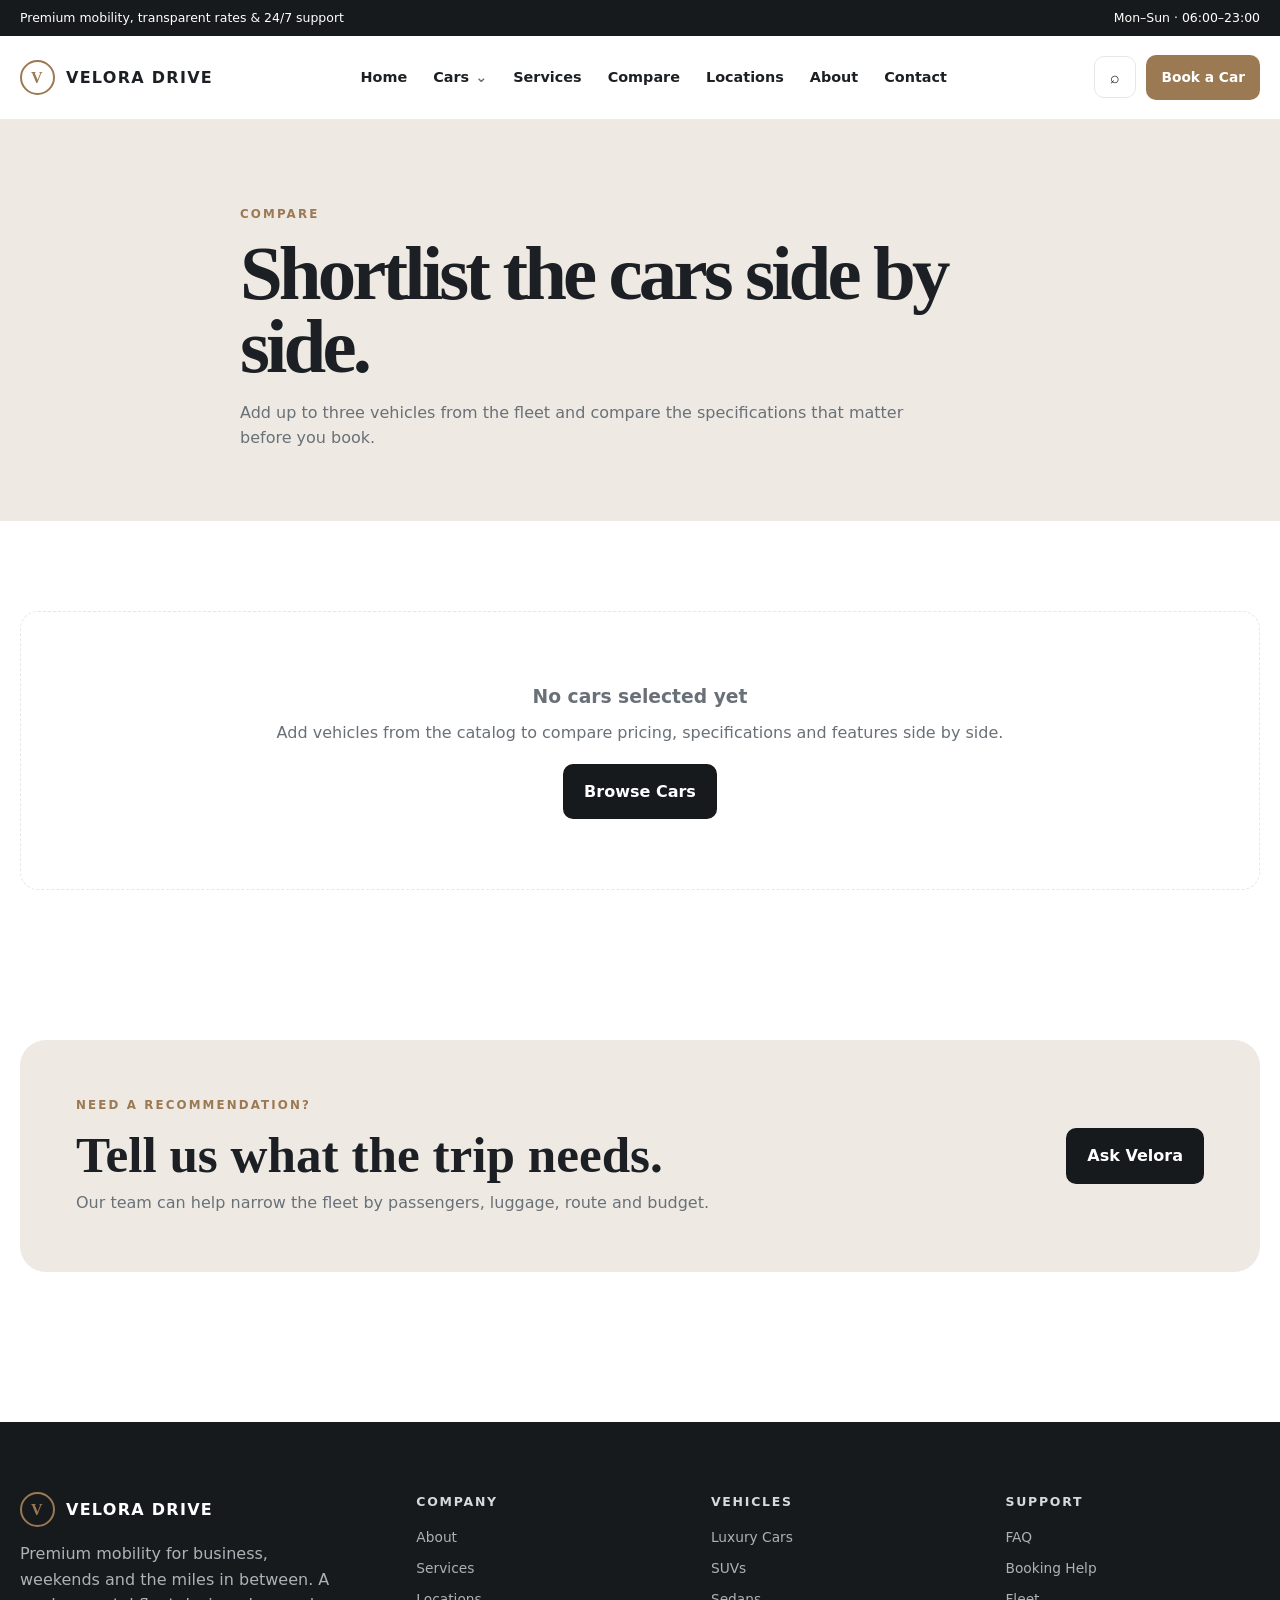
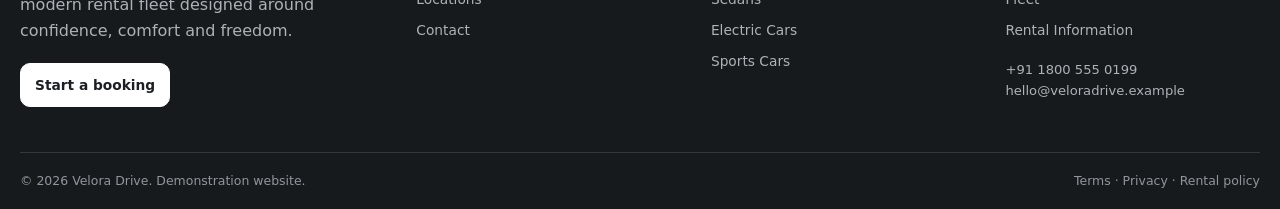
<file: compare.html>
<!doctype html><html lang="en"><head><meta charset="utf-8"><meta name="viewport" content="width=device-width,initial-scale=1"><meta name="description" content="Velora Drive premium car rental and automobile experience."><title>Compare Cars · Velora Drive</title><link rel="stylesheet" href="css/style.css"></head><body><div class="topbar"><div class="container"><span>Premium mobility, transparent rates & 24/7 support</span><span>Mon–Sun · 06:00–23:00</span></div></div><header class="site-header"><div class="container nav"><a class="brand" href="index.html"><span class="brand-mark">V</span><span>VELORA DRIVE</span></a><nav class="nav-links"><a href="index.html" class="">Home</a><div class="nav-drop"><button type="button">Cars</button><div class="dropdown"><a href="cars.html">All Cars</a><a href="luxury-cars.html">Luxury Cars</a><a href="suvs.html">SUVs</a><a href="sedans.html">Sedans</a><a href="electric-cars.html">Electric Cars</a><a href="sports-cars.html">Sports Cars</a></div></div><a href="services.html" class="">Services</a><a href="compare.html" class="active">Compare</a><a href="locations.html" class="">Locations</a><a href="about.html" class="">About</a><a href="contact.html" class="">Contact</a></nav><div class="nav-actions"><a class="icon-btn" href="cars.html" aria-label="Search cars">⌕</a><a class="btn btn-accent btn-sm" href="booking.html">Book a Car</a><button class="icon-btn menu-toggle" aria-label="Open menu">☰</button></div></div></header><section class="page-hero"><div class="container page-hero-inner"><div class="eyebrow">Compare</div><h1>Shortlist the cars side by side.</h1><p>Add up to three vehicles from the fleet and compare the specifications that matter before you book.</p></div></section>
<main><section class="section"><div class="container" id="compareRoot"></div></section><section class="section-sm"><div class="container"><div class="banner"><div><div class="eyebrow">Need a recommendation?</div><h2>Tell us what the trip needs.</h2><p class="muted" style="margin-top:10px">Our team can help narrow the fleet by passengers, luggage, route and budget.</p></div><a class="btn btn-primary" href="contact.html">Ask Velora</a></div></div></section></main><footer class="site-footer"><div class="container footer-main"><div class="footer-brand"><a class="brand" href="index.html"><span class="brand-mark">V</span><span>VELORA DRIVE</span></a><p>Premium mobility for business, weekends and the miles in between. A modern rental fleet designed around confidence, comfort and freedom.</p><a class="btn btn-light btn-sm" href="booking.html">Start a booking</a></div><div class="footer-col"><h4>Company</h4><a href="about.html">About</a><a href="services.html">Services</a><a href="locations.html">Locations</a><a href="contact.html">Contact</a></div><div class="footer-col"><h4>Vehicles</h4><a href="luxury-cars.html">Luxury Cars</a><a href="suvs.html">SUVs</a><a href="sedans.html">Sedans</a><a href="electric-cars.html">Electric Cars</a><a href="sports-cars.html">Sports Cars</a></div><div class="footer-col"><h4>Support</h4><a href="faq.html">FAQ</a><a href="booking.html">Booking Help</a><a href="cars.html">Fleet</a><a href="contact.html">Rental Information</a><p style="color:#adb2b8;font-size:.82rem;margin-top:18px">+91 1800 555 0199<br>hello@veloradrive.example</p></div></div><div class="container footer-bottom"><span>© 2026 Velora Drive. Demonstration website.</span><span>Terms · Privacy · Rental policy</span></div></footer><div class="toast" id="toast"></div><script src="js/script.js"></script></body></html>
</file>
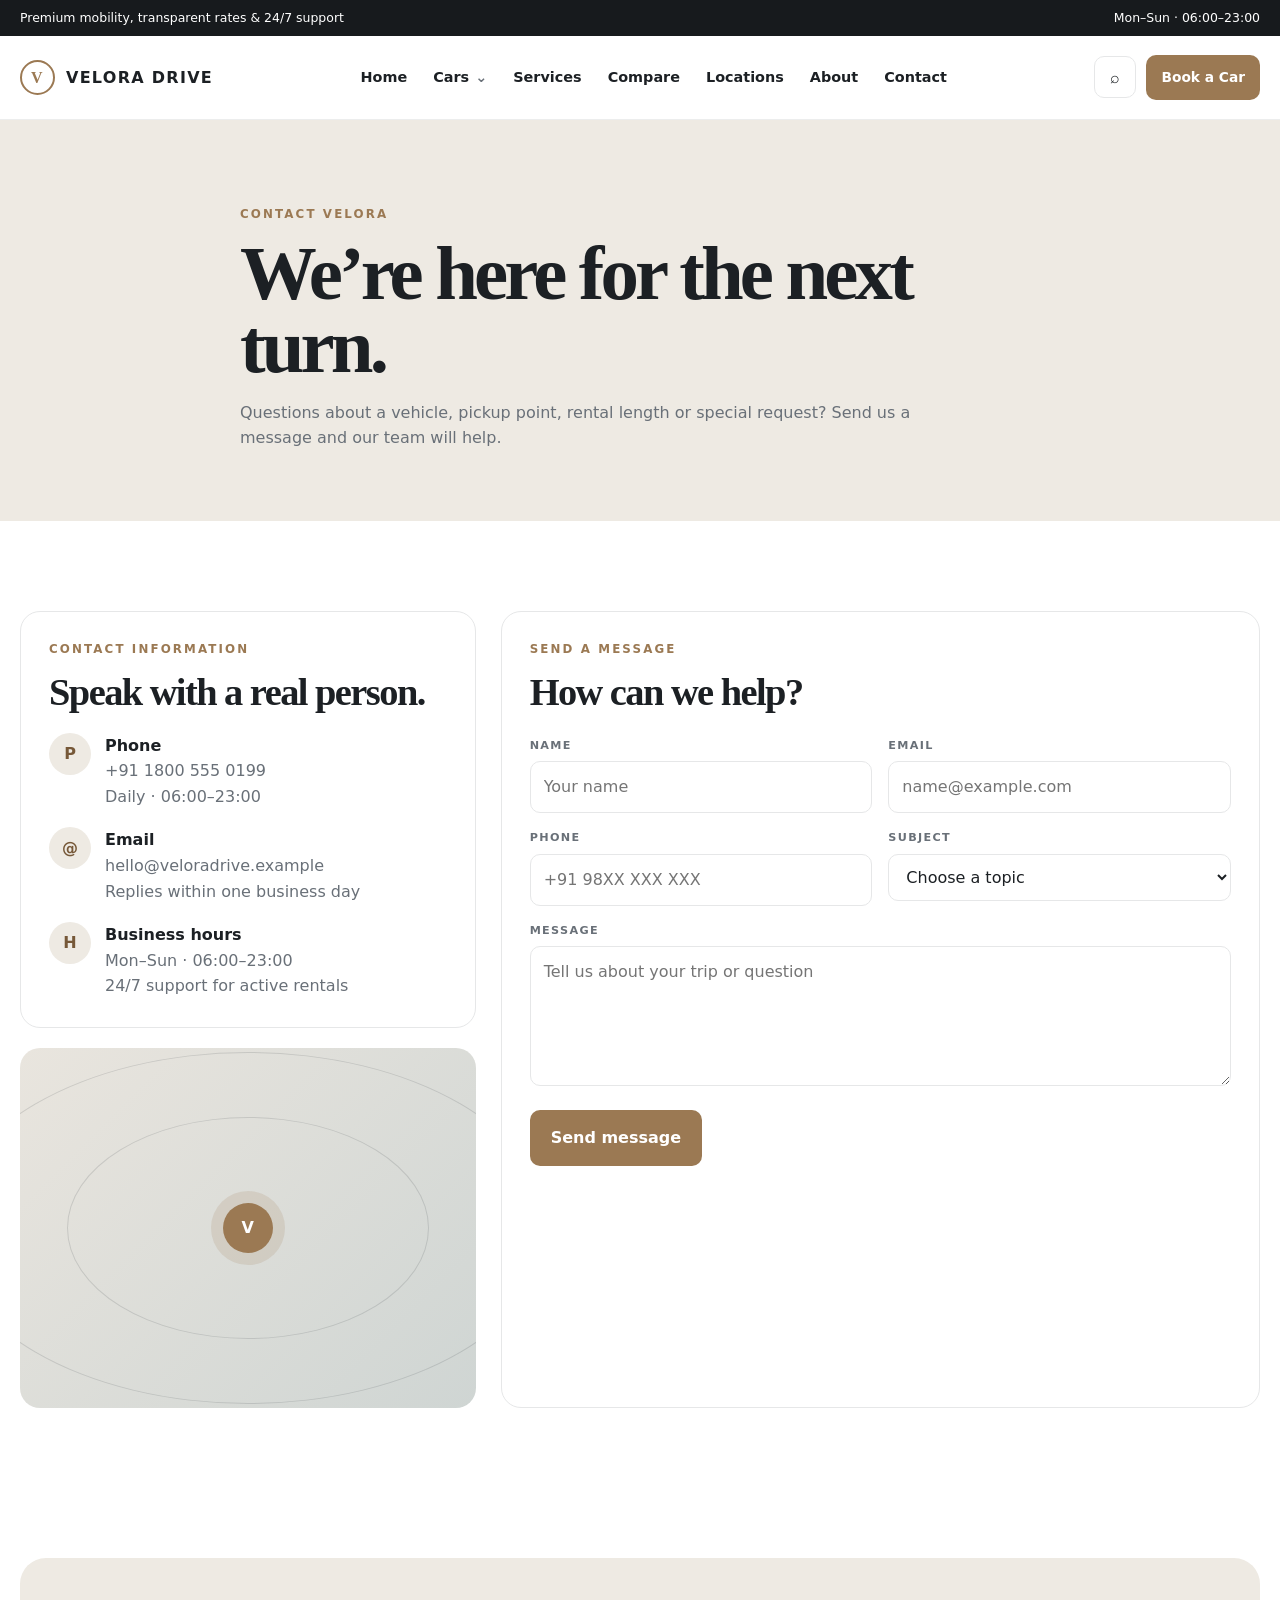
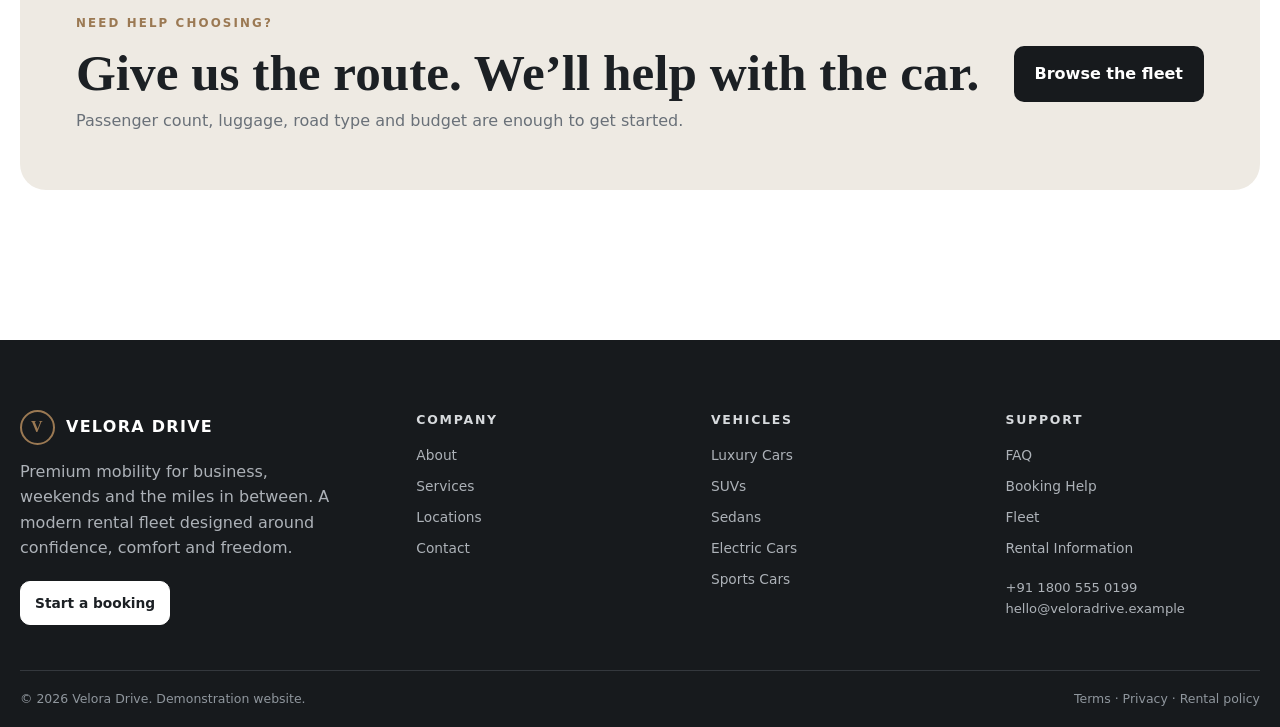
<file: contact.html>
<!doctype html><html lang="en"><head><meta charset="utf-8"><meta name="viewport" content="width=device-width,initial-scale=1"><meta name="description" content="Velora Drive premium car rental and automobile experience."><title>Contact · Velora Drive</title><link rel="stylesheet" href="css/style.css"></head><body><div class="topbar"><div class="container"><span>Premium mobility, transparent rates & 24/7 support</span><span>Mon–Sun · 06:00–23:00</span></div></div><header class="site-header"><div class="container nav"><a class="brand" href="index.html"><span class="brand-mark">V</span><span>VELORA DRIVE</span></a><nav class="nav-links"><a href="index.html" class="">Home</a><div class="nav-drop"><button type="button">Cars</button><div class="dropdown"><a href="cars.html">All Cars</a><a href="luxury-cars.html">Luxury Cars</a><a href="suvs.html">SUVs</a><a href="sedans.html">Sedans</a><a href="electric-cars.html">Electric Cars</a><a href="sports-cars.html">Sports Cars</a></div></div><a href="services.html" class="">Services</a><a href="compare.html" class="">Compare</a><a href="locations.html" class="">Locations</a><a href="about.html" class="">About</a><a href="contact.html" class="active">Contact</a></nav><div class="nav-actions"><a class="icon-btn" href="cars.html" aria-label="Search cars">⌕</a><a class="btn btn-accent btn-sm" href="booking.html">Book a Car</a><button class="icon-btn menu-toggle" aria-label="Open menu">☰</button></div></div></header><section class="page-hero"><div class="container page-hero-inner"><div class="eyebrow">Contact Velora</div><h1>We’re here for the next turn.</h1><p>Questions about a vehicle, pickup point, rental length or special request? Send us a message and our team will help.</p></div></section>
<main><section class="section"><div class="container contact-grid"><div><div class="contact-card"><div class="eyebrow">Contact information</div><h2 class="section-title" style="font-size:2.4rem">Speak with a real person.</h2><div class="contact-list"><div class="contact-item"><div class="feature-icon">P</div><div><strong>Phone</strong><p class="muted">+91 1800 555 0199<br>Daily · 06:00–23:00</p></div></div><div class="contact-item"><div class="feature-icon">@</div><div><strong>Email</strong><p class="muted">hello@veloradrive.example<br>Replies within one business day</p></div></div><div class="contact-item"><div class="feature-icon">H</div><div><strong>Business hours</strong><p class="muted">Mon–Sun · 06:00–23:00<br>24/7 support for active rentals</p></div></div></div></div><div class="map-card" style="margin-top:20px"><div class="map-pin">V</div></div></div><form class="contact-card" data-demo="contact"><div class="eyebrow">Send a message</div><h2 class="section-title" style="font-size:2.4rem">How can we help?</h2><div class="form-grid" style="margin-top:24px"><div class="field"><label>Name</label><input required placeholder="Your name"></div><div class="field"><label>Email</label><input type="email" required placeholder="name@example.com"></div><div class="field"><label>Phone</label><input type="tel" required placeholder="+91 98XX XXX XXX"></div><div class="field"><label>Subject</label><select required><option value="">Choose a topic</option><option>Booking help</option><option>Vehicle question</option><option>Location</option><option>Corporate rental</option><option>General enquiry</option></select></div><div class="field full"><label>Message</label><textarea required placeholder="Tell us about your trip or question"></textarea></div><div class="full"><button class="btn btn-accent">Send message</button></div></div></form></div></section><section class="section-sm"><div class="container"><div class="banner"><div><div class="eyebrow">Need help choosing?</div><h2>Give us the route. We’ll help with the car.</h2><p class="muted" style="margin-top:10px">Passenger count, luggage, road type and budget are enough to get started.</p></div><a class="btn btn-primary" href="cars.html">Browse the fleet</a></div></div></section></main><footer class="site-footer"><div class="container footer-main"><div class="footer-brand"><a class="brand" href="index.html"><span class="brand-mark">V</span><span>VELORA DRIVE</span></a><p>Premium mobility for business, weekends and the miles in between. A modern rental fleet designed around confidence, comfort and freedom.</p><a class="btn btn-light btn-sm" href="booking.html">Start a booking</a></div><div class="footer-col"><h4>Company</h4><a href="about.html">About</a><a href="services.html">Services</a><a href="locations.html">Locations</a><a href="contact.html">Contact</a></div><div class="footer-col"><h4>Vehicles</h4><a href="luxury-cars.html">Luxury Cars</a><a href="suvs.html">SUVs</a><a href="sedans.html">Sedans</a><a href="electric-cars.html">Electric Cars</a><a href="sports-cars.html">Sports Cars</a></div><div class="footer-col"><h4>Support</h4><a href="faq.html">FAQ</a><a href="booking.html">Booking Help</a><a href="cars.html">Fleet</a><a href="contact.html">Rental Information</a><p style="color:#adb2b8;font-size:.82rem;margin-top:18px">+91 1800 555 0199<br>hello@veloradrive.example</p></div></div><div class="container footer-bottom"><span>© 2026 Velora Drive. Demonstration website.</span><span>Terms · Privacy · Rental policy</span></div></footer><div class="toast" id="toast"></div><script src="js/script.js"></script></body></html>
</file>
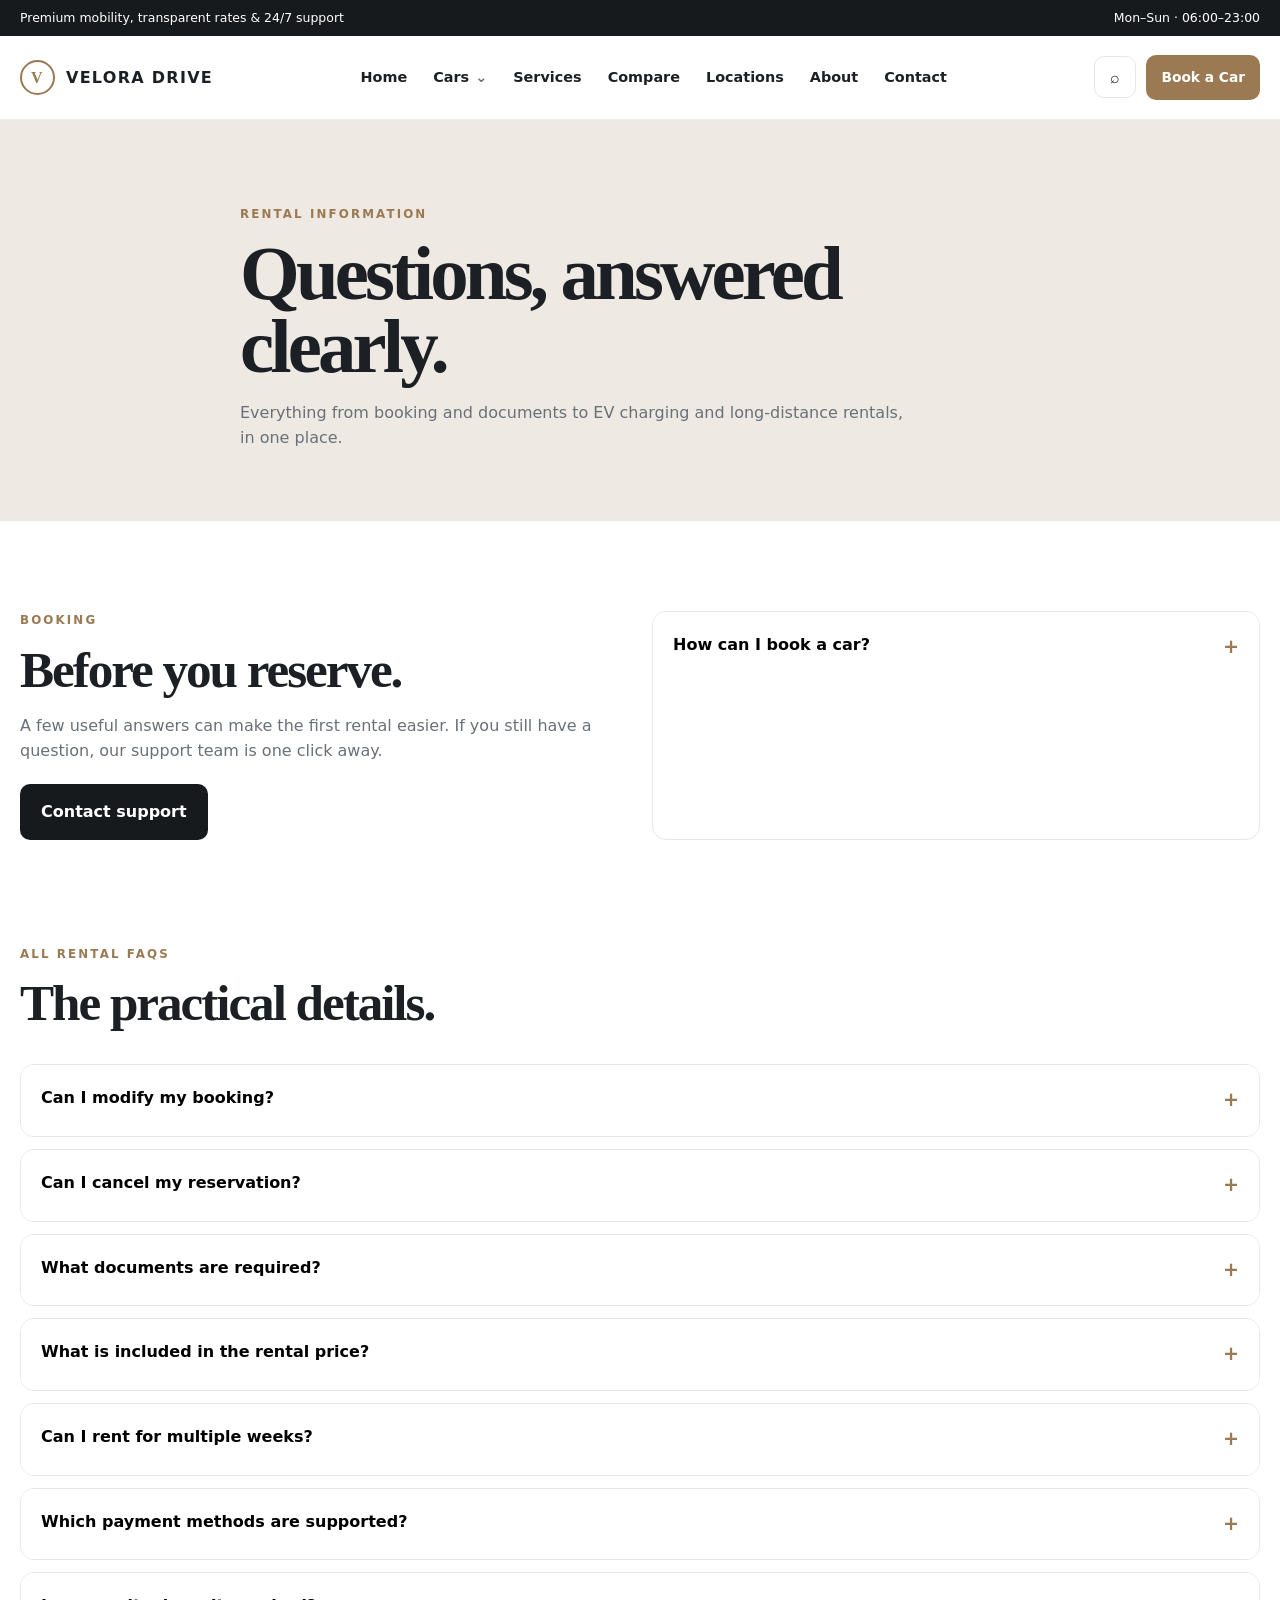
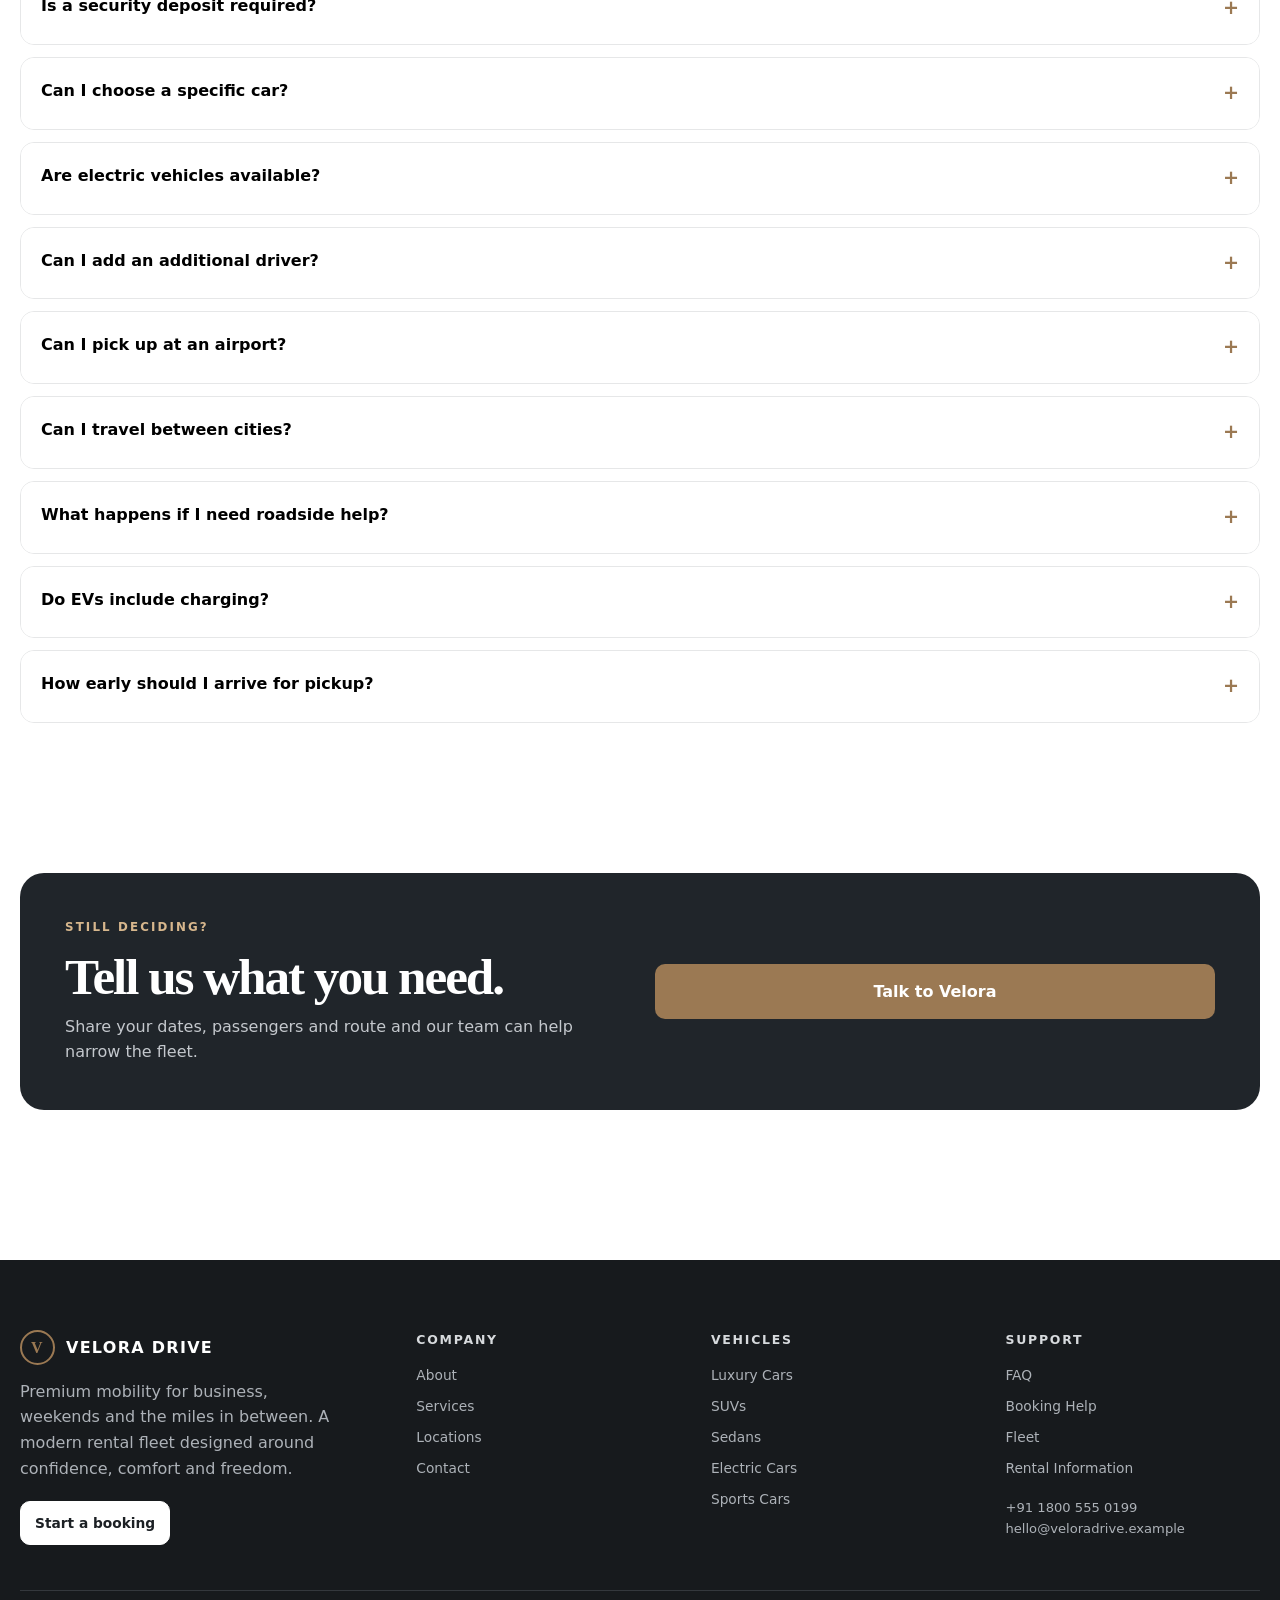
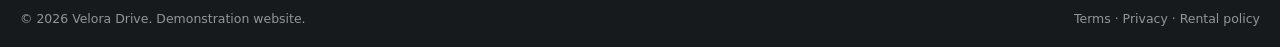
<file: faq.html>
<!doctype html><html lang="en"><head><meta charset="utf-8"><meta name="viewport" content="width=device-width,initial-scale=1"><meta name="description" content="Velora Drive premium car rental and automobile experience."><title>FAQ · Velora Drive</title><link rel="stylesheet" href="css/style.css"></head><body><div class="topbar"><div class="container"><span>Premium mobility, transparent rates & 24/7 support</span><span>Mon–Sun · 06:00–23:00</span></div></div><header class="site-header"><div class="container nav"><a class="brand" href="index.html"><span class="brand-mark">V</span><span>VELORA DRIVE</span></a><nav class="nav-links"><a href="index.html" class="">Home</a><div class="nav-drop"><button type="button">Cars</button><div class="dropdown"><a href="cars.html">All Cars</a><a href="luxury-cars.html">Luxury Cars</a><a href="suvs.html">SUVs</a><a href="sedans.html">Sedans</a><a href="electric-cars.html">Electric Cars</a><a href="sports-cars.html">Sports Cars</a></div></div><a href="services.html" class="">Services</a><a href="compare.html" class="">Compare</a><a href="locations.html" class="">Locations</a><a href="about.html" class="">About</a><a href="contact.html" class="">Contact</a></nav><div class="nav-actions"><a class="icon-btn" href="cars.html" aria-label="Search cars">⌕</a><a class="btn btn-accent btn-sm" href="booking.html">Book a Car</a><button class="icon-btn menu-toggle" aria-label="Open menu">☰</button></div></div></header><section class="page-hero"><div class="container page-hero-inner"><div class="eyebrow">Rental information</div><h1>Questions, answered clearly.</h1><p>Everything from booking and documents to EV charging and long-distance rentals, in one place.</p></div></section>
<main><section class="section"><div class="container"><div class="grid two"><div><div class="eyebrow">Booking</div><h2 class="section-title">Before you reserve.</h2><p class="section-lead">A few useful answers can make the first rental easier. If you still have a question, our support team is one click away.</p><a class="btn btn-primary" style="margin-top:20px" href="contact.html">Contact support</a></div><div class="faq-list"><article class="faq-item"><button class="faq-question" type="button"><span>How can I book a car?</span><span>+</span></button><div class="faq-answer"><p>Choose a vehicle, select your dates and complete the booking form. The demo confirms an estimated rental total without taking payment.</p></div></article></div></div></div></section><section class="section" style="padding-top:15px"><div class="container"><div class="section-head"><div><div class="eyebrow">All rental FAQs</div><h2 class="section-title">The practical details.</h2></div></div><div class="faq-list"><article class="faq-item"><button class="faq-question" type="button"><span>Can I modify my booking?</span><span>+</span></button><div class="faq-answer"><p>Yes. In the demonstration flow, you can contact support to request changes to dates, vehicle or pickup location.</p></div></article><article class="faq-item"><button class="faq-question" type="button"><span>Can I cancel my reservation?</span><span>+</span></button><div class="faq-answer"><p>Demo reservations can be changed or cancelled without a fee. A production service would apply the cancellation terms of the selected rate.</p></div></article><article class="faq-item"><button class="faq-question" type="button"><span>What documents are required?</span><span>+</span></button><div class="faq-answer"><p>A valid driving licence, government-issued identification and a payment method in the renter’s name are standard requirements for the demonstration.</p></div></article><article class="faq-item"><button class="faq-question" type="button"><span>What is included in the rental price?</span><span>+</span></button><div class="faq-answer"><p>The daily vehicle rate covers the vehicle rental itself. Optional services such as additional drivers or child seats are shown separately.</p></div></article><article class="faq-item"><button class="faq-question" type="button"><span>Can I rent for multiple weeks?</span><span>+</span></button><div class="faq-answer"><p>Yes. Velora supports weekly and monthly rental formats, subject to vehicle availability and agreed terms.</p></div></article><article class="faq-item"><button class="faq-question" type="button"><span>Which payment methods are supported?</span><span>+</span></button><div class="faq-answer"><p>This website is a front-end demonstration and does not process payments. A production implementation could support cards, UPI and other approved methods.</p></div></article><article class="faq-item"><button class="faq-question" type="button"><span>Is a security deposit required?</span><span>+</span></button><div class="faq-answer"><p>The demo does not collect a deposit. A real rental agreement would display the deposit amount and release conditions before payment.</p></div></article><article class="faq-item"><button class="faq-question" type="button"><span>Can I choose a specific car?</span><span>+</span></button><div class="faq-answer"><p>You can request a specific vehicle from the listed fleet. Final allocation in a production service would depend on availability at pickup.</p></div></article><article class="faq-item"><button class="faq-question" type="button"><span>Are electric vehicles available?</span><span>+</span></button><div class="faq-answer"><p>Yes. The Electric Cars collection includes range information and charging guidance for each EV.</p></div></article><article class="faq-item"><button class="faq-question" type="button"><span>Can I add an additional driver?</span><span>+</span></button><div class="faq-answer"><p>Yes. The booking demo includes an additional-driver option that adds ₹1,200 to the estimated total.</p></div></article><article class="faq-item"><button class="faq-question" type="button"><span>Can I pick up at an airport?</span><span>+</span></button><div class="faq-answer"><p>Yes. Delhi Aerocity and selected airport-focused locations support pre-arranged pickup in the demonstration.</p></div></article><article class="faq-item"><button class="faq-question" type="button"><span>Can I travel between cities?</span><span>+</span></button><div class="faq-answer"><p>Long-distance rentals are supported as a service category. Contact the team for route and vehicle suitability.</p></div></article><article class="faq-item"><button class="faq-question" type="button"><span>What happens if I need roadside help?</span><span>+</span></button><div class="faq-answer"><p>Active Velora rentals include access to the support desk. Premium roadside support can also be selected in the booking demo.</p></div></article><article class="faq-item"><button class="faq-question" type="button"><span>Do EVs include charging?</span><span>+</span></button><div class="faq-answer"><p>Charging costs are not bundled into the demo vehicle rate. Charging guidance is provided, while the driver pays applicable charging-station fees.</p></div></article><article class="faq-item"><button class="faq-question" type="button"><span>How early should I arrive for pickup?</span><span>+</span></button><div class="faq-answer"><p>For airport handovers, allowing 15–20 minutes for identity checks and the vehicle briefing is recommended.</p></div></article></div></div></section><section class="section-sm"><div class="container"><div class="newsletter"><div><div class="eyebrow" style="color:#d7b78d">Still deciding?</div><h2 class="section-title">Tell us what you need.</h2><p>Share your dates, passengers and route and our team can help narrow the fleet.</p></div><a class="btn btn-accent" href="contact.html">Talk to Velora</a></div></div></section></main><footer class="site-footer"><div class="container footer-main"><div class="footer-brand"><a class="brand" href="index.html"><span class="brand-mark">V</span><span>VELORA DRIVE</span></a><p>Premium mobility for business, weekends and the miles in between. A modern rental fleet designed around confidence, comfort and freedom.</p><a class="btn btn-light btn-sm" href="booking.html">Start a booking</a></div><div class="footer-col"><h4>Company</h4><a href="about.html">About</a><a href="services.html">Services</a><a href="locations.html">Locations</a><a href="contact.html">Contact</a></div><div class="footer-col"><h4>Vehicles</h4><a href="luxury-cars.html">Luxury Cars</a><a href="suvs.html">SUVs</a><a href="sedans.html">Sedans</a><a href="electric-cars.html">Electric Cars</a><a href="sports-cars.html">Sports Cars</a></div><div class="footer-col"><h4>Support</h4><a href="faq.html">FAQ</a><a href="booking.html">Booking Help</a><a href="cars.html">Fleet</a><a href="contact.html">Rental Information</a><p style="color:#adb2b8;font-size:.82rem;margin-top:18px">+91 1800 555 0199<br>hello@veloradrive.example</p></div></div><div class="container footer-bottom"><span>© 2026 Velora Drive. Demonstration website.</span><span>Terms · Privacy · Rental policy</span></div></footer><div class="toast" id="toast"></div><script src="js/script.js"></script></body></html>
</file>
<file: css/style.css>
:root{--ink:#1c2024;--muted:#697078;--line:#e6e7e8;--paper:#f7f7f4;--white:#fff;--accent:#9b7953;--accent-dark:#765838;--soft:#eeeae3;--dark:#171a1d;--shadow:0 18px 50px rgba(20,25,30,.10);--radius:20px;--max:1240px}
*{box-sizing:border-box;margin:0;padding:0}html{scroll-behavior:smooth}body{font-family:Inter,ui-sans-serif,system-ui,-apple-system,BlinkMacSystemFont,"Segoe UI",sans-serif;color:var(--ink);background:var(--white);line-height:1.6;overflow-x:hidden}img{max-width:100%;display:block}a{color:inherit;text-decoration:none}button,input,select,textarea{font:inherit}button{cursor:pointer;border:0}.container{width:min(var(--max),calc(100% - 40px));margin:auto}.section{padding:90px 0}.section-sm{padding:60px 0}.eyebrow{font-size:.74rem;text-transform:uppercase;letter-spacing:.18em;font-weight:800;color:var(--accent);margin-bottom:14px}.section-title{font-family:Georgia,"Times New Roman",serif;font-size:clamp(2.1rem,4vw,4rem);line-height:1.03;letter-spacing:-.04em}.section-lead{color:var(--muted);max-width:680px;margin-top:16px}.grid{display:grid;gap:24px}.two{grid-template-columns:repeat(2,1fr)}.three{grid-template-columns:repeat(3,1fr)}.four{grid-template-columns:repeat(4,1fr)}.btn{display:inline-flex;align-items:center;justify-content:center;gap:9px;padding:14px 20px;border-radius:10px;font-weight:800;transition:.25s;border:1px solid transparent}.btn-primary{background:var(--dark);color:#fff}.btn-primary:hover{background:#30353a;transform:translateY(-2px)}.btn-accent{background:var(--accent);color:#fff}.btn-accent:hover{background:var(--accent-dark);transform:translateY(-2px)}.btn-light{background:#fff;color:var(--ink);border-color:#fff}.btn-ghost{background:transparent;border-color:var(--line);color:var(--ink)}.btn-ghost:hover{border-color:var(--ink)}.btn-sm{padding:10px 14px;font-size:.86rem}.text-link{font-weight:800;color:var(--accent-dark)}.muted{color:var(--muted)}.center{text-align:center}.hidden{display:none!important}.pill{display:inline-flex;padding:6px 10px;border-radius:999px;background:var(--soft);font-size:.74rem;font-weight:800}.stars{color:#b98243;letter-spacing:2px}.topbar{background:var(--dark);color:#fff;font-size:.78rem}.topbar .container{display:flex;justify-content:space-between;padding:8px 0;gap:15px}.site-header{position:sticky;top:0;z-index:50;background:rgba(255,255,255,.96);backdrop-filter:blur(12px);border-bottom:1px solid rgba(20,25,30,.08)}.nav{min-height:78px;display:flex;align-items:center;justify-content:space-between;gap:24px}.brand{display:flex;align-items:center;gap:11px;font-weight:900;letter-spacing:.08em}.brand-mark{width:35px;height:35px;border:2px solid var(--accent);border-radius:50%;display:grid;place-items:center;color:var(--accent);font-family:Georgia,serif}.nav-links{display:flex;align-items:center;gap:26px;font-size:.9rem;font-weight:750}.nav-links>a,.nav-drop>button{padding:30px 0;background:none;color:var(--ink)}.nav-drop{position:relative}.nav-drop>button:after{content:'⌄';margin-left:6px;color:var(--muted)}.dropdown{position:absolute;top:66px;left:-16px;background:#fff;border:1px solid var(--line);box-shadow:var(--shadow);border-radius:14px;min-width:210px;padding:9px;opacity:0;visibility:hidden;transform:translateY(7px);transition:.2s}.nav-drop:hover .dropdown,.nav-drop:focus-within .dropdown{opacity:1;visibility:visible;transform:none}.dropdown a{display:block;padding:10px 12px;border-radius:8px;font-size:.86rem}.dropdown a:hover{background:var(--soft)}.nav-actions{display:flex;align-items:center;gap:10px}.icon-btn{width:42px;height:42px;border:1px solid var(--line);background:#fff;border-radius:10px;display:grid;place-items:center}.menu-toggle{display:none}.hero{position:relative;min-height:680px;display:grid;align-items:end;color:#fff;background:#222;overflow:hidden}.hero img{position:absolute;inset:0;width:100%;height:100%;object-fit:cover;opacity:.72}.hero:after{content:'';position:absolute;inset:0;background:linear-gradient(90deg,rgba(8,11,14,.85),rgba(8,11,14,.25) 60%,rgba(8,11,14,.2))}.hero-content{position:relative;z-index:2;padding:110px 0 72px;max-width:760px}.hero h1{font-family:Georgia,serif;font-size:clamp(3.2rem,7vw,7rem);line-height:.92;letter-spacing:-.06em;margin-bottom:22px}.hero p{font-size:1.08rem;max-width:650px;color:rgba(255,255,255,.84)}.hero-actions{display:flex;gap:12px;margin-top:30px;flex-wrap:wrap}.hero-search{position:relative;z-index:3;margin-top:-62px}.search-panel{background:#fff;padding:20px;border-radius:18px;box-shadow:var(--shadow);display:grid;grid-template-columns:1.1fr 1.1fr 1fr 1fr .9fr auto;gap:10px;align-items:end}.field label{display:block;font-size:.7rem;font-weight:900;text-transform:uppercase;letter-spacing:.12em;margin-bottom:7px;color:var(--muted)}.field input,.field select,.field textarea{width:100%;border:1px solid var(--line);background:#fff;border-radius:10px;padding:12px 13px;outline:none;color:var(--ink)}.field textarea{min-height:140px;resize:vertical}.field input:focus,.field select:focus,.field textarea:focus{border-color:var(--accent);box-shadow:0 0 0 3px rgba(155,121,83,.1)}.section-head{display:flex;align-items:end;justify-content:space-between;gap:30px;margin-bottom:34px}.section-head>div:first-child{max-width:760px}.car-grid{display:grid;grid-template-columns:repeat(4,1fr);gap:22px}.car-card{border:1px solid var(--line);border-radius:18px;overflow:hidden;background:#fff;transition:.25s;display:flex;flex-direction:column}.car-card:hover{transform:translateY(-5px);box-shadow:var(--shadow)}.car-image{height:230px;position:relative;background:#eee;overflow:hidden}.car-image img{width:100%;height:100%;object-fit:cover;transition:.45s}.car-card:hover .car-image img{transform:scale(1.045)}.car-tag{position:absolute;top:14px;left:14px;background:#fff;border-radius:999px;padding:6px 9px;font-size:.7rem;font-weight:900}.car-body{padding:18px;display:flex;flex-direction:column;gap:10px;flex:1}.car-top{display:flex;justify-content:space-between;gap:10px}.car-name{font-size:1.15rem;font-weight:900}.car-category{font-size:.78rem;color:var(--muted)}.spec-row{display:flex;flex-wrap:wrap;gap:7px;color:var(--muted);font-size:.76rem}.spec-row span{background:#f5f5f3;padding:6px 8px;border-radius:7px}.price-row{display:flex;align-items:end;justify-content:space-between;margin-top:auto;padding-top:7px}.price strong{font-size:1.25rem}.price small{color:var(--muted)}.card-actions{display:flex;gap:8px;margin-top:6px}.card-actions .btn{flex:1}.category-card{position:relative;height:330px;border-radius:20px;overflow:hidden;color:#fff}.category-card img{width:100%;height:100%;object-fit:cover;transition:.45s}.category-card:after{content:'';position:absolute;inset:0;background:linear-gradient(transparent 35%,rgba(0,0,0,.78))}.category-card:hover img{transform:scale(1.05)}.category-content{position:absolute;z-index:2;bottom:24px;left:24px;right:24px}.category-content h3{font-family:Georgia,serif;font-size:2rem}.feature{padding:26px;border:1px solid var(--line);border-radius:18px;background:#fff}.feature-icon{width:42px;height:42px;border-radius:50%;display:grid;place-items:center;background:var(--soft);color:var(--accent-dark);font-weight:900;margin-bottom:16px}.feature h3{margin-bottom:7px}.feature p{color:var(--muted);font-size:.9rem}.split{display:grid;grid-template-columns:1fr 1fr;gap:0;background:var(--dark);color:#fff;border-radius:26px;overflow:hidden}.split-image{min-height:540px}.split-image img{width:100%;height:100%;object-fit:cover}.split-content{padding:70px;display:flex;flex-direction:column;justify-content:center}.split-content p{color:#c8cbd0;margin:16px 0 25px}.check-list{display:grid;gap:12px;margin:0 0 28px}.check-list li{list-style:none;display:flex;gap:10px;align-items:start;color:#e5e7ea}.check-list li:before{content:'✓';color:#d2a879;font-weight:900}.steps{counter-reset:step}.step{position:relative;padding:26px 24px 26px 76px;border:1px solid var(--line);border-radius:18px;background:#fff}.step:before{counter-increment:step;content:counter(step,decimal-leading-zero);position:absolute;left:22px;top:24px;font-family:Georgia,serif;font-size:1.5rem;color:var(--accent)}.step p{color:var(--muted);font-size:.88rem;margin-top:6px}.dark-section{background:var(--dark);color:#fff}.dark-section .section-lead{color:#b9bdc3}.testimonial{padding:25px;border:1px solid var(--line);border-radius:18px;background:#fff}.testimonial p{color:#525961;margin:14px 0}.person{display:flex;align-items:center;gap:11px;font-weight:800}.avatar{width:42px;height:42px;border-radius:50%;background:var(--soft);display:grid;place-items:center;color:var(--accent-dark);font-weight:900}.banner{background:var(--soft);border-radius:26px;padding:56px;display:flex;justify-content:space-between;align-items:center;gap:25px}.banner h2{font-family:Georgia,serif;font-size:clamp(2rem,4vw,3.5rem);line-height:1}.newsletter{background:#20252a;color:#fff;padding:45px;border-radius:24px;display:grid;grid-template-columns:1fr 1fr;gap:30px;align-items:center}.newsletter p{color:#c4c8cd;margin-top:10px}.newsletter-form{display:flex;gap:9px}.newsletter-form input{flex:1;padding:14px;border:1px solid #495057;background:#fff;border-radius:9px}.page-hero{background:var(--soft);padding:85px 0 70px}.page-hero-inner{max-width:800px}.page-hero h1{font-family:Georgia,serif;font-size:clamp(2.7rem,6vw,5rem);line-height:.95;letter-spacing:-.05em}.page-hero p{margin-top:16px;color:var(--muted);max-width:680px}.toolbar{padding:18px;border:1px solid var(--line);border-radius:16px;background:#fff;display:grid;grid-template-columns:1.5fr repeat(4,1fr);gap:10px;margin-bottom:28px}.toolbar input,.toolbar select{width:100%;padding:12px;border:1px solid var(--line);border-radius:9px}.stat-row{display:grid;grid-template-columns:repeat(4,1fr);border:1px solid var(--line);border-radius:18px;overflow:hidden}.stat{padding:30px;border-right:1px solid var(--line)}.stat:last-child{border-right:0}.stat strong{font-family:Georgia,serif;font-size:2.4rem;display:block}.stat span{color:var(--muted);font-size:.82rem}.service-card{border:1px solid var(--line);border-radius:20px;overflow:hidden;background:#fff}.service-image{height:230px}.service-image img{width:100%;height:100%;object-fit:cover}.service-body{padding:24px}.service-body p{color:var(--muted);margin:9px 0 15px}.service-body ul{display:grid;gap:7px;margin-bottom:20px}.service-body li{list-style:none;font-size:.86rem}.service-body li:before{content:'•';color:var(--accent);margin-right:8px}.detail-layout{display:grid;grid-template-columns:1.1fr .9fr;gap:44px}.gallery-main{height:550px;border-radius:22px;overflow:hidden;background:#eee}.gallery-main img{width:100%;height:100%;object-fit:cover}.thumbs{display:grid;grid-template-columns:repeat(4,1fr);gap:10px;margin-top:10px}.thumb{height:105px;border-radius:10px;overflow:hidden;border:2px solid transparent;background:none}.thumb.active{border-color:var(--accent)}.thumb img{width:100%;height:100%;object-fit:cover}.detail-panel h1{font-family:Georgia,serif;font-size:clamp(2.6rem,5vw,4.8rem);line-height:.98;letter-spacing:-.05em}.detail-price{font-size:1.4rem;margin:18px 0}.detail-specs{display:grid;grid-template-columns:repeat(2,1fr);gap:9px;margin:25px 0}.spec-box{padding:14px;border:1px solid var(--line);border-radius:12px}.spec-box small{display:block;color:var(--muted);font-size:.7rem;text-transform:uppercase;letter-spacing:.1em}.spec-box strong{display:block;margin-top:3px}.detail-actions{display:flex;gap:9px;flex-wrap:wrap}.comparison-wrap{overflow:auto;border:1px solid var(--line);border-radius:18px}.comparison-table{width:100%;border-collapse:collapse;min-width:760px}.comparison-table th,.comparison-table td{padding:16px;border-bottom:1px solid var(--line);text-align:left}.comparison-table th{background:#f6f6f3;font-size:.8rem;text-transform:uppercase;letter-spacing:.08em}.booking-layout{display:grid;grid-template-columns:1.1fr .9fr;gap:25px;align-items:start}.form-card,.summary-card{padding:28px;border:1px solid var(--line);border-radius:20px;background:#fff}.form-grid{display:grid;grid-template-columns:repeat(2,1fr);gap:16px}.form-grid .full{grid-column:1/-1}.summary-card{position:sticky;top:100px}.summary-car{display:flex;gap:14px;align-items:center;padding-bottom:18px;border-bottom:1px solid var(--line)}.summary-car img{width:110px;height:78px;object-fit:cover;border-radius:10px}.summary-lines{display:grid;gap:10px;margin:18px 0}.summary-line{display:flex;justify-content:space-between;gap:15px;color:var(--muted)}.summary-total{display:flex;justify-content:space-between;font-size:1.25rem;font-weight:900;border-top:1px solid var(--line);padding-top:16px}.location-card{border:1px solid var(--line);border-radius:18px;overflow:hidden;background:#fff}.location-card img{height:220px;width:100%;object-fit:cover}.location-body{padding:22px}.location-body p{color:var(--muted);margin:8px 0 14px}.hours{font-size:.82rem;padding:12px;background:#f6f6f3;border-radius:10px;margin-bottom:16px}.faq-list{display:grid;gap:12px}.faq-item{border:1px solid var(--line);border-radius:14px;overflow:hidden;background:#fff}.faq-question{width:100%;padding:20px;background:#fff;display:flex;justify-content:space-between;gap:15px;text-align:left;font-weight:850}.faq-question span:last-child{font-size:1.2rem;color:var(--accent)}.faq-answer{max-height:0;overflow:hidden;transition:max-height .3s ease}.faq-answer p{padding:0 20px 20px;color:var(--muted)}.faq-item.open .faq-answer{max-height:220px}.faq-item.open .faq-question span:last-child{transform:rotate(45deg)}.contact-grid{display:grid;grid-template-columns:.75fr 1.25fr;gap:25px}.contact-card{padding:28px;border:1px solid var(--line);border-radius:20px;background:#fff}.contact-list{display:grid;gap:18px;margin-top:20px}.contact-item{display:flex;gap:14px}.contact-item .feature-icon{flex:none;margin:0}.map-card{min-height:360px;border-radius:20px;background:linear-gradient(135deg,#e9e5de,#cfd5d3);display:grid;place-items:center;position:relative;overflow:hidden}.map-card:before,.map-card:after{content:'';position:absolute;border:1px solid rgba(40,45,50,.14);border-radius:50%}.map-card:before{width:600px;height:350px}.map-card:after{width:360px;height:220px}.map-pin{z-index:2;width:50px;height:50px;border-radius:50%;background:var(--accent);display:grid;place-items:center;color:#fff;font-weight:900;box-shadow:0 0 0 12px rgba(155,121,83,.16)}.timeline{display:grid;grid-template-columns:repeat(3,1fr);gap:18px}.timeline article{padding:25px;border-top:2px solid var(--accent)}.timeline strong{font-family:Georgia,serif;font-size:2rem}.timeline p{color:var(--muted);margin-top:8px}.toast{position:fixed;right:22px;bottom:22px;z-index:100;background:#1c2024;color:#fff;padding:14px 18px;border-radius:12px;box-shadow:var(--shadow);transform:translateY(20px);opacity:0;pointer-events:none;transition:.25s;max-width:330px}.toast.show{transform:none;opacity:1}.site-footer{background:#171a1d;color:#fff;margin-top:90px}.footer-main{padding:70px 0 45px;display:grid;grid-template-columns:1.4fr repeat(3,1fr);gap:40px}.footer-brand p{color:#adb2b8;max-width:330px;margin:14px 0 20px}.footer-col h4{font-size:.78rem;text-transform:uppercase;letter-spacing:.14em;margin-bottom:14px;color:#d7dadd}.footer-col a{display:block;color:#adb2b8;font-size:.86rem;margin:9px 0}.footer-col a:hover{color:#fff}.footer-bottom{border-top:1px solid #34383d;padding:18px 0;color:#8f969d;font-size:.78rem;display:flex;justify-content:space-between;gap:15px}.reveal{opacity:0;transform:translateY(18px);transition:.6s}.reveal.visible{opacity:1;transform:none}.no-results{text-align:center;padding:70px 20px;border:1px dashed var(--line);border-radius:18px;color:var(--muted)}
@media(max-width:1050px){.nav-links{gap:15px}.car-grid{grid-template-columns:repeat(3,1fr)}.search-panel{grid-template-columns:repeat(3,1fr)}.search-panel .btn{grid-column:1/-1}.footer-main{grid-template-columns:1.5fr repeat(2,1fr)}.footer-col:last-child{grid-column:2}.toolbar{grid-template-columns:repeat(3,1fr)}.detail-layout,.booking-layout{grid-template-columns:1fr}.summary-card{position:static}}
@media(max-width:800px){.topbar{display:none}.nav{min-height:68px}.nav-links{position:absolute;top:68px;left:20px;right:20px;background:#fff;border:1px solid var(--line);box-shadow:var(--shadow);border-radius:14px;padding:10px;display:none;flex-direction:column;align-items:stretch;gap:0}.nav-links.open{display:flex}.nav-links>a,.nav-drop>button{padding:13px 12px;text-align:left;width:100%}.dropdown{position:static;box-shadow:none;border:0;padding:0 0 5px;display:none;opacity:1;visibility:visible;transform:none}.nav-drop.open .dropdown{display:block}.nav-drop .dropdown a{padding-left:25px}.nav-actions .icon-btn{display:none}.menu-toggle{display:grid}.hero{min-height:600px}.hero-content{padding:80px 0 70px}.search-panel{grid-template-columns:1fr 1fr}.car-grid{grid-template-columns:repeat(2,1fr)}.two,.three,.four,.split,.newsletter,.contact-grid,.timeline{grid-template-columns:1fr}.split-content{padding:45px 30px}.split-image{min-height:350px}.stat-row{grid-template-columns:1fr 1fr}.stat{border-bottom:1px solid var(--line)}.stat:nth-child(2){border-right:0}.banner{align-items:start;flex-direction:column;padding:40px}.form-grid{grid-template-columns:1fr}.form-grid .full{grid-column:auto}.detail-layout{gap:28px}.gallery-main{height:400px}.footer-main{grid-template-columns:1fr 1fr}.footer-brand{grid-column:1/-1}.footer-col:last-child{grid-column:auto}.footer-bottom{flex-direction:column}}
@media(max-width:560px){.container{width:min(var(--max),calc(100% - 28px))}.section{padding:65px 0}.section-head{align-items:start;flex-direction:column}.hero{min-height:560px}.hero h1{font-size:3.35rem}.hero p{font-size:.96rem}.search-panel{grid-template-columns:1fr}.car-grid{grid-template-columns:1fr}.car-image{height:245px}.category-card{height:280px}.newsletter{padding:30px 22px}.newsletter-form{flex-direction:column}.stat-row{grid-template-columns:1fr}.stat{border-right:0!important}.gallery-main{height:320px}.thumbs{grid-template-columns:repeat(4,1fr)}.thumb{height:70px}.footer-main{grid-template-columns:1fr}.footer-brand,.footer-col:last-child{grid-column:auto}.footer-bottom{font-size:.72rem}.page-hero{padding:65px 0 50px}.toolbar{grid-template-columns:1fr}.detail-specs{grid-template-columns:1fr}.detail-actions .btn{width:100%}}
@media(prefers-reduced-motion:reduce){*{scroll-behavior:auto!important;transition:none!important}.reveal{opacity:1;transform:none}}
</file>
